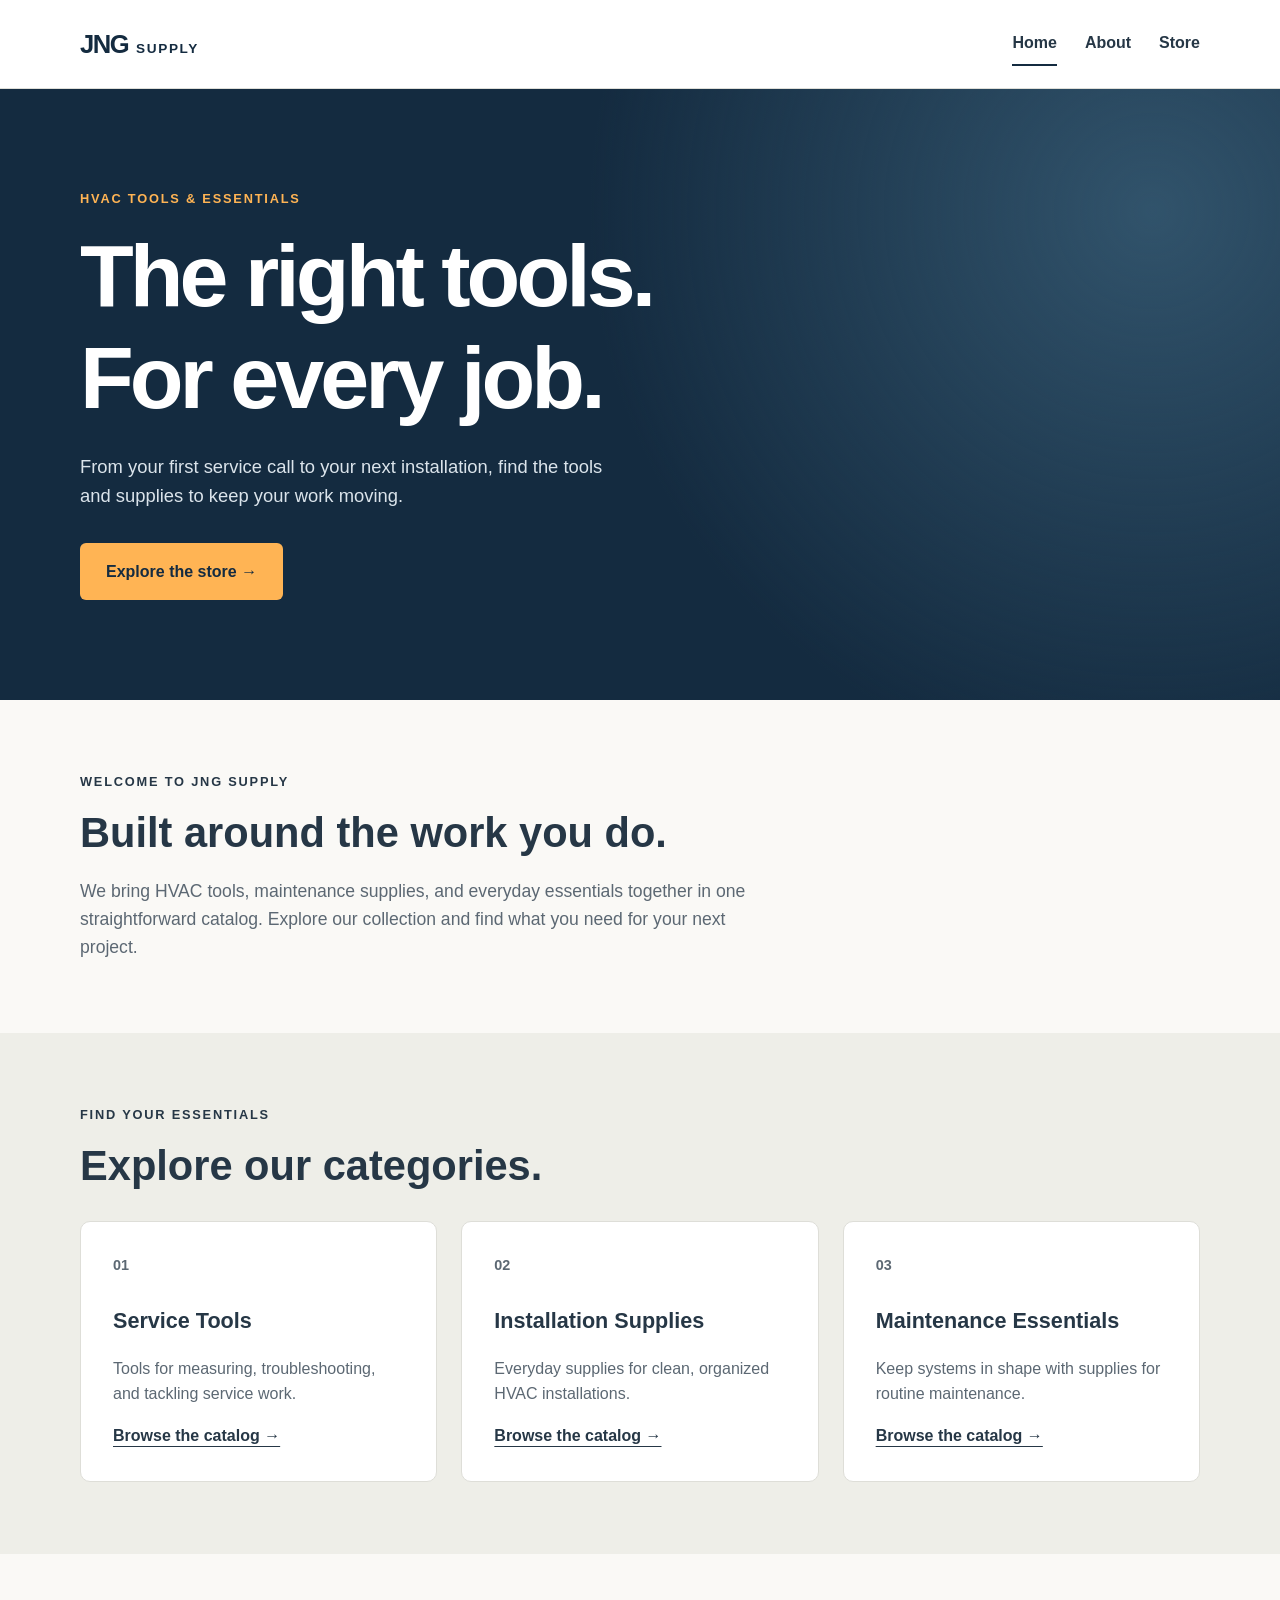
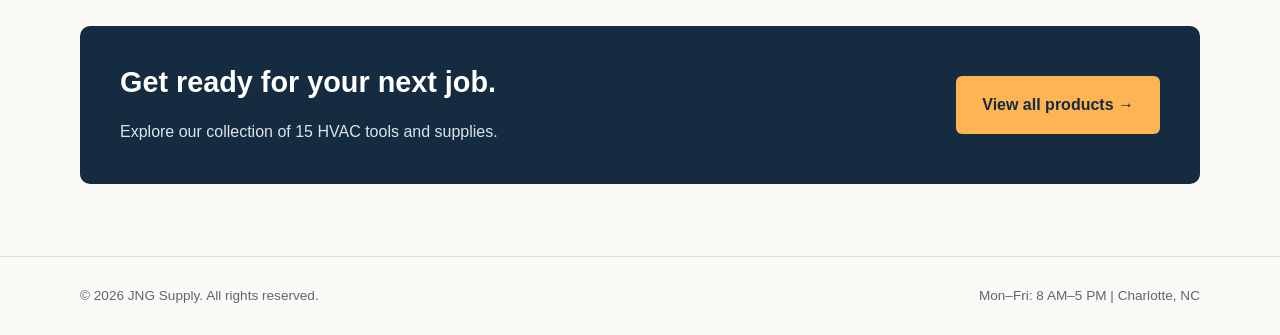
<file: index.html>
<!doctype html>
<html lang="en">
  <head>
    <meta charset="UTF-8" />
    <meta name="viewport" content="width=device-width, initial-scale=1.0" />
    <meta
      name="description"
      content="Shop HVAC tools, supplies, and essentials at JNG Supply."
    />
    <title>JNG Supply | Home</title>
    <link rel="stylesheet" href="./src/styles/main.css" />
  </head>
  <body>
    <header class="site-header">
      <nav class="navbar container" aria-label="Main navigation">
        <a class="brand" href="./index.html">JNG<span>SUPPLY</span></a>
        <div class="nav-links">
          <a href="./index.html" aria-current="page">Home</a>
          <a href="./about.html">About</a>
          <a href="./store.html">Store</a>
        </div>
      </nav>
    </header>

    <main>
      <section class="hero">
        <div class="container">
          <p class="eyebrow">HVAC tools & essentials</p>
          <h1>The right tools.<br />For every job.</h1>
          <p class="hero-description">
            From your first service call to your next installation, find the
            tools and supplies to keep your work moving.
          </p>
          <a class="button" href="./store.html">Explore the store &rarr;</a>
        </div>
      </section>

      <section class="section container">
        <p class="eyebrow">Welcome to JNG Supply</p>
        <h2>Built around the work you do.</h2>
        <p class="section-description">
          We bring HVAC tools, maintenance supplies, and everyday essentials
          together in one straightforward catalog. Explore our collection and
          find what you need for your next project.
        </p>
      </section>

      <section class="section categories-section">
        <div class="container">
          <p class="eyebrow">Find your essentials</p>
          <h2>Explore our categories.</h2>

          <div class="category-grid">
            <article class="category-card">
              <span class="category-number">01</span>
              <h3>Service Tools</h3>
              <p>
                Tools for measuring, troubleshooting, and tackling service work.
              </p>
              <a href="./store.html">Browse the catalog &rarr;</a>
            </article>

            <article class="category-card">
              <span class="category-number">02</span>
              <h3>Installation Supplies</h3>
              <p>Everyday supplies for clean, organized HVAC installations.</p>
              <a href="./store.html">Browse the catalog &rarr;</a>
            </article>

            <article class="category-card">
              <span class="category-number">03</span>
              <h3>Maintenance Essentials</h3>
              <p>
                Keep systems in shape with supplies for routine maintenance.
              </p>
              <a href="./store.html">Browse the catalog &rarr;</a>
            </article>
          </div>
        </div>
      </section>

      <section class="section container">
        <div class="callout">
          <div>
            <h2>Get ready for your next job.</h2>
            <p>Explore our collection of 15 HVAC tools and supplies.</p>
          </div>
          <a class="button" href="./store.html">View all products &rarr;</a>
        </div>
      </section>
    </main>

    <footer class="site-footer">
      <div class="container footer-content">
        <p>&copy; 2026 JNG Supply. All rights reserved.</p>
        <p>Mon–Fri: 8 AM–5 PM | Charlotte, NC</p>
      </div>
    </footer>
  </body>
</html>
</file>
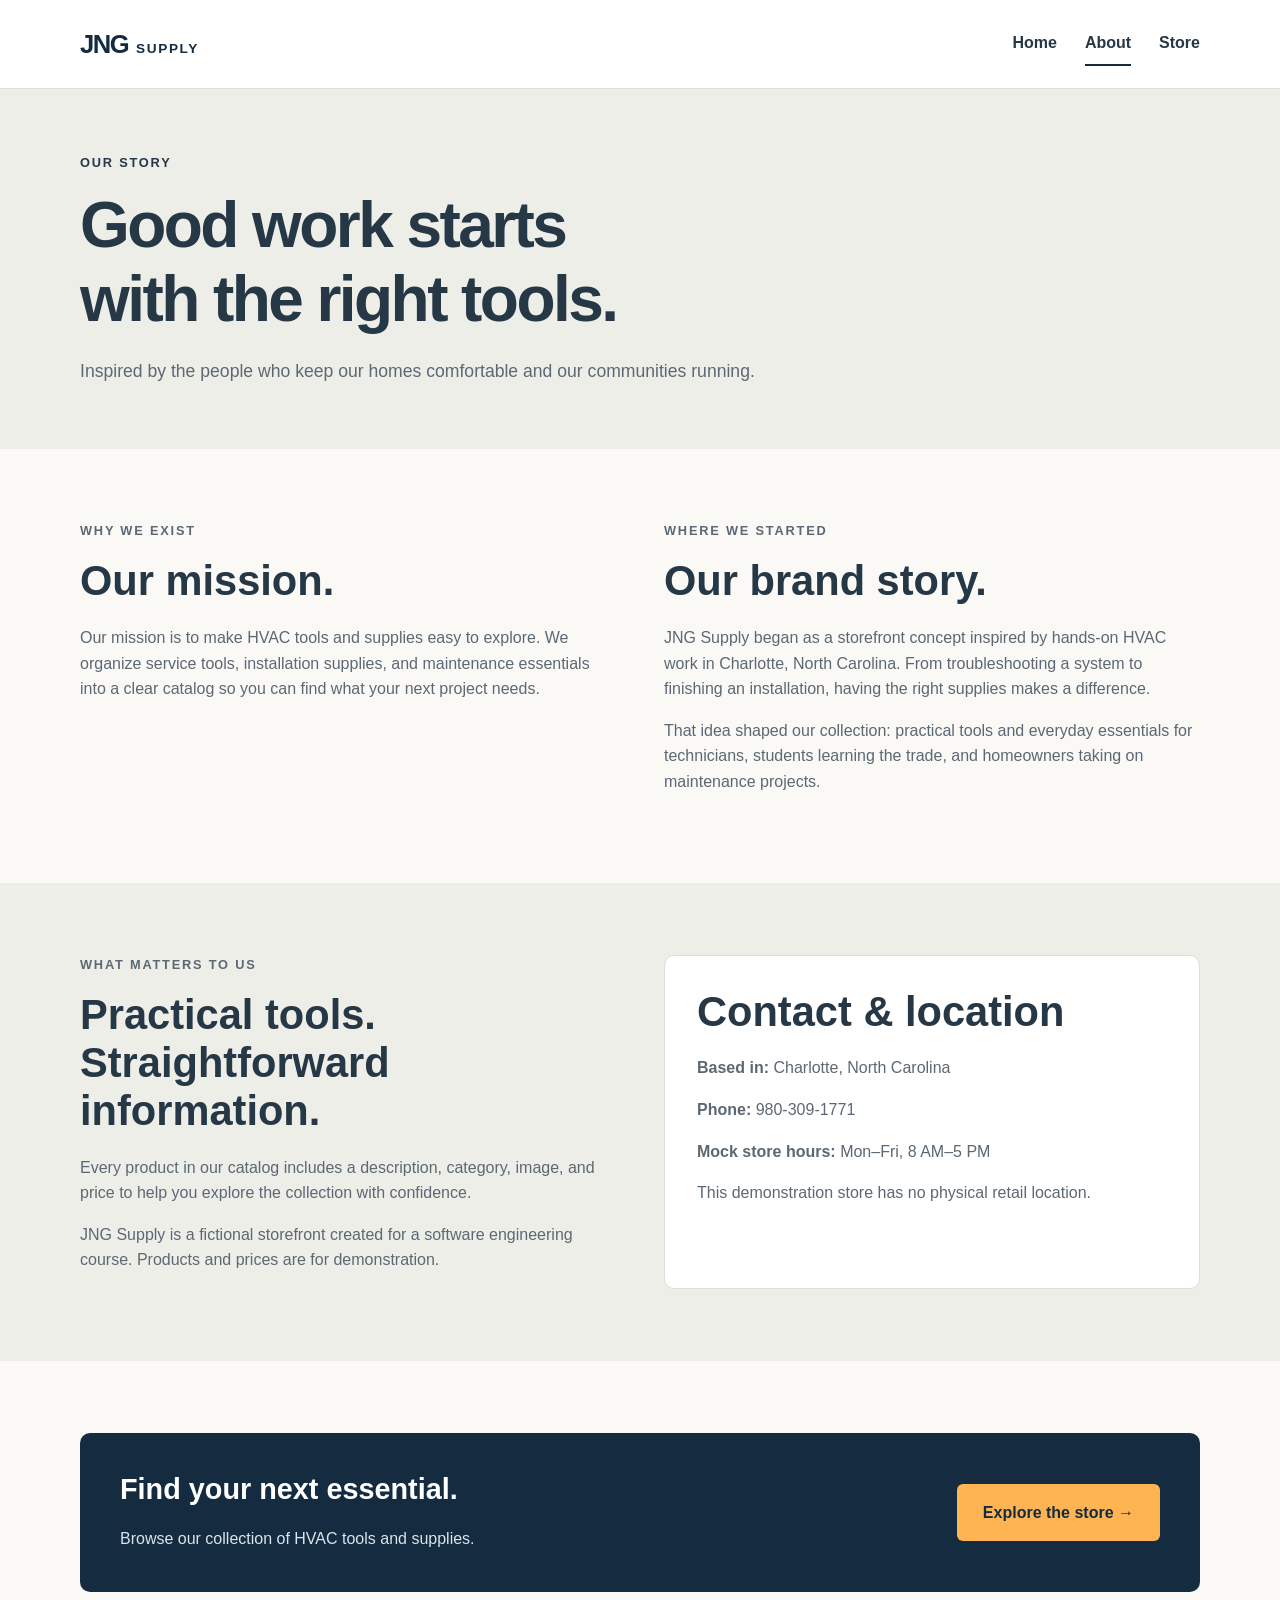
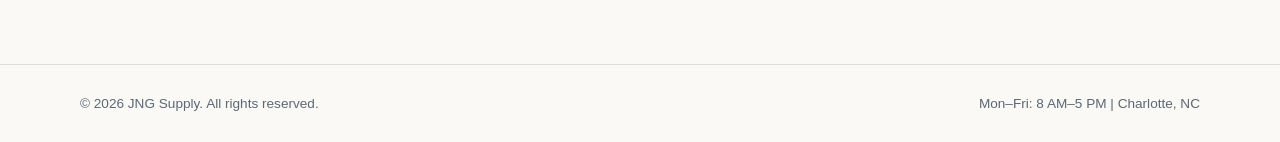
<file: about.html>
<!doctype html>
<html lang="en">
  <head>
    <meta charset="UTF-8" />
    <meta name="viewport" content="width=device-width, initial-scale=1.0" />
    <meta
      name="description"
      content="Learn about JNG Supply, our mission, and our Charlotte roots."
    />
    <title>JNG Supply | About</title>
    <link rel="stylesheet" href="./src/styles/main.css" />
  </head>
  <body>
    <header class="site-header">
      <nav class="navbar container" aria-label="Main navigation">
        <a class="brand" href="./index.html">JNG<span>SUPPLY</span></a>
        <div class="nav-links">
          <a href="./index.html">Home</a>
          <a href="./about.html" aria-current="page">About</a>
          <a href="./store.html">Store</a>
        </div>
      </nav>
    </header>

    <main>
      <section class="page-heading">
        <div class="container">
          <p class="eyebrow">Our story</p>
          <h1>Good work starts<br />with the right tools.</h1>
          <p class="section-description">
            Inspired by the people who keep our homes comfortable and our
            communities running.
          </p>
        </div>
      </section>

      <section class="section container">
        <div class="about-grid">
          <article>
            <p class="eyebrow">Why we exist</p>
            <h2>Our mission.</h2>
            <p>
              Our mission is to make HVAC tools and supplies easy to explore. We
              organize service tools, installation supplies, and maintenance
              essentials into a clear catalog so you can find what your next
              project needs.
            </p>
          </article>

          <article>
            <p class="eyebrow">Where we started</p>
            <h2>Our brand story.</h2>
            <p>
              JNG Supply began as a storefront concept inspired by hands-on HVAC
              work in Charlotte, North Carolina. From troubleshooting a system
              to finishing an installation, having the right supplies makes a
              difference.
            </p>
            <p>
              That idea shaped our collection: practical tools and everyday
              essentials for technicians, students learning the trade, and
              homeowners taking on maintenance projects.
            </p>
          </article>
        </div>
      </section>

      <section class="section categories-section">
        <div class="container about-grid">
          <article>
            <p class="eyebrow">What matters to us</p>
            <h2>Practical tools.<br />Straightforward information.</h2>
            <p>
              Every product in our catalog includes a description, category,
              image, and price to help you explore the collection with
              confidence.
            </p>
            <p>
              JNG Supply is a fictional storefront created for a software
              engineering course. Products and prices are for demonstration.
            </p>
          </article>

          <section class="contact-card" aria-labelledby="contact-heading">
            <h2 id="contact-heading">Contact & location</h2>
            <address>
              <p><strong>Based in:</strong> Charlotte, North Carolina</p>
              <p><strong>Phone:</strong> 980-309-1771</p>
            </address>
            <p><strong>Mock store hours:</strong> Mon–Fri, 8 AM–5 PM</p>
            <p>This demonstration store has no physical retail location.</p>
          </section>
        </div>
      </section>

      <section class="section container">
        <div class="callout">
          <div>
            <h2>Find your next essential.</h2>
            <p>Browse our collection of HVAC tools and supplies.</p>
          </div>
          <a class="button" href="./store.html">Explore the store &rarr;</a>
        </div>
      </section>
    </main>

    <footer class="site-footer">
      <div class="container footer-content">
        <p>&copy; 2026 JNG Supply. All rights reserved.</p>
        <p>Mon–Fri: 8 AM–5 PM | Charlotte, NC</p>
      </div>
    </footer>
  </body>
</html>
</file>
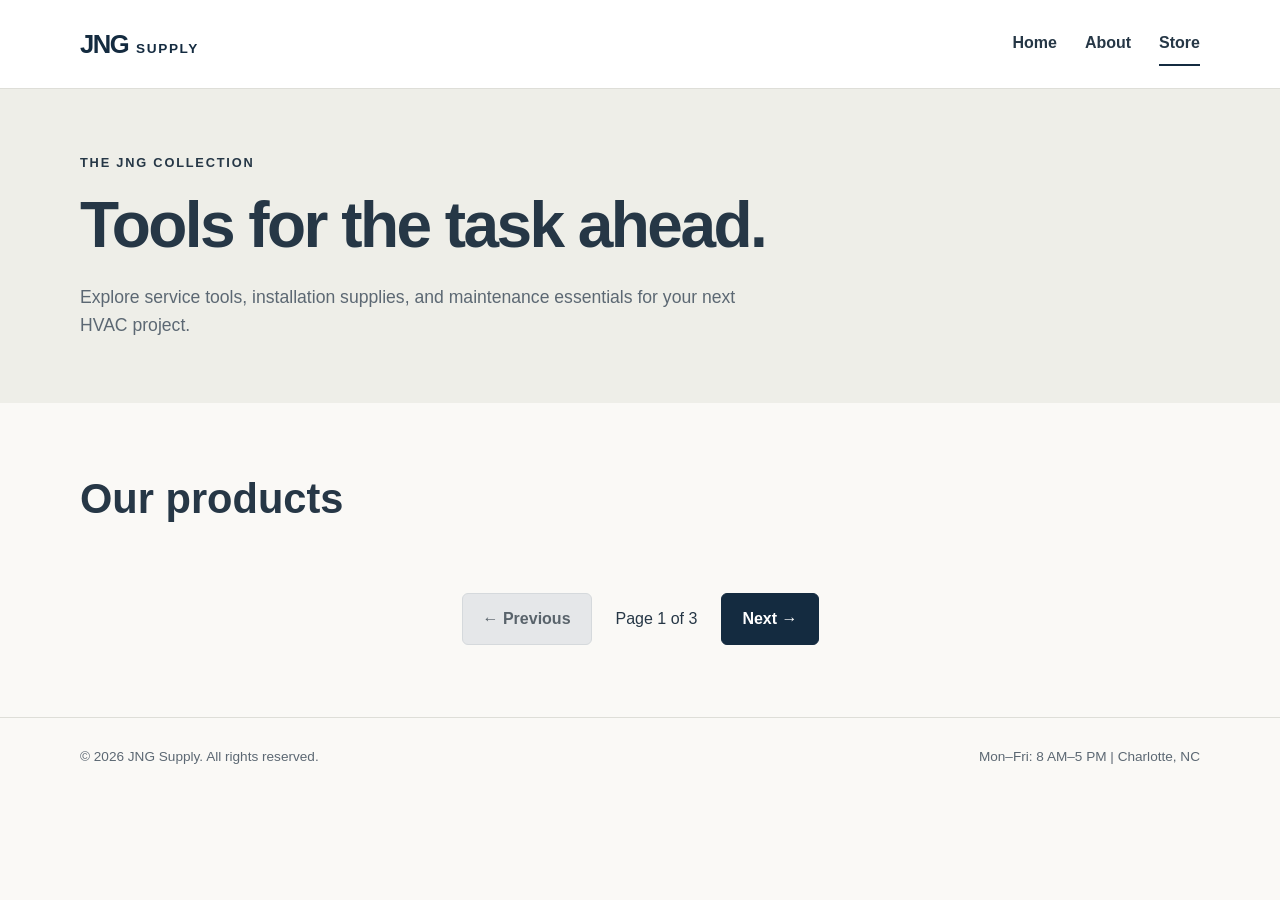
<file: store.html>
<!doctype html>
<html lang="en">
  <head>
    <meta charset="UTF-8" />
    <meta name="viewport" content="width=device-width, initial-scale=1.0" />
    <meta
      name="description"
      content="Explore HVAC service tools, installation supplies, and maintenance essentials."
    />
    <title>JNG Supply | Store</title>
    <link rel="stylesheet" href="./src/styles/main.css" />
    <script type="module" src="./src/main.js"></script>
  </head>
  <body>
    <header class="site-header">
      <nav class="navbar container" aria-label="Main navigation">
        <a class="brand" href="./index.html">JNG<span>SUPPLY</span></a>
        <div class="nav-links">
          <a href="./index.html">Home</a>
          <a href="./about.html">About</a>
          <a href="./store.html" aria-current="page">Store</a>
        </div>
      </nav>
    </header>

    <main>
      <section class="page-heading">
        <div class="container">
          <p class="eyebrow">The JNG collection</p>
          <h1>Tools for the task ahead.</h1>
          <p class="section-description">
            Explore service tools, installation supplies, and maintenance
            essentials for your next HVAC project.
          </p>
        </div>
      </section>

      <section class="section container" aria-labelledby="catalog-title">
        <div class="catalog-heading">
          <h2 id="catalog-title">Our products</h2>
          <p id="product-count"></p>
        </div>

        <div id="product-grid" class="product-grid"></div>

        <nav class="pagination" aria-label="Product pagination">
          <button
            id="previous-button"
            type="button"
            aria-controls="product-grid"
            disabled
          >
            &larr; Previous
          </button>

          <p id="page-indicator" role="status" aria-live="polite">
            Page 1 of 3
          </p>

          <button id="next-button" type="button" aria-controls="product-grid">
            Next &rarr;
          </button>
        </nav>

        <noscript>
          <p>Please enable JavaScript to view the product catalog.</p>
        </noscript>
      </section>
    </main>

    <footer class="site-footer">
      <div class="container footer-content">
        <p>&copy; 2026 JNG Supply. All rights reserved.</p>
        <p>Mon–Fri: 8 AM–5 PM | Charlotte, NC</p>
      </div>
    </footer>
  </body>
</html>
</file>
<file: src/styles/main.css>
/* Shared colors and defaults */
:root {
  --navy: #142b40;
  --orange: #ffb454;
  --background: #faf9f6;
  --text: #263746;
  --muted: #5c6873;
  --border: #deded8;
}

* {
  box-sizing: border-box;
}

body {
  margin: 0;
  font-family: Arial, Helvetica, sans-serif;
  line-height: 1.6;
  color: var(--text);
  background: var(--background);
}

a {
  color: inherit;
}

button,
a {
  -webkit-tap-highlight-color: transparent;
}

a:focus-visible,
button:focus-visible {
  outline: 3px solid #007c91;
  outline-offset: 5px;
}

img {
  display: block;
  max-width: 100%;
}

h1,
h2,
h3,
p {
  margin-top: 0;
}

h1,
h2,
h3 {
  line-height: 1.15;
}

h2 {
  margin-bottom: 20px;
  font-size: clamp(1.8rem, 4vw, 2.6rem);
}

.container {
  width: min(1120px, 90%);
  margin-inline: auto;
}

.section {
  padding-block: 72px;
}

.eyebrow {
  margin-bottom: 16px;
  font-size: 0.8rem;
  font-weight: 700;
  letter-spacing: 0.14em;
  text-transform: uppercase;
}

.section-description {
  max-width: 680px;
  margin-bottom: 0;
  color: var(--muted);
  font-size: 1.1rem;
}

/* Header and navigation */
.site-header {
  background: white;
  border-bottom: 1px solid var(--border);
}

.navbar {
  display: flex;
  align-items: center;
  justify-content: space-between;
  gap: 24px;
  min-height: 88px;
}

.brand {
  color: var(--navy);
  font-size: 1.6rem;
  font-weight: 900;
  letter-spacing: -0.06em;
  text-decoration: none;
}

.brand span {
  margin-left: 8px;
  font-size: 0.85rem;
  letter-spacing: 0.12em;
}

.nav-links {
  display: flex;
  gap: 28px;
}

.nav-links a {
  padding-block: 8px;
  border-bottom: 2px solid transparent;
  font-weight: 700;
  text-decoration: none;
}

.nav-links a:hover,
.nav-links a[aria-current='page'] {
  border-bottom-color: var(--navy);
}

/* Home page */
.hero {
  padding-block: 100px;
  color: white;
  background:
    radial-gradient(circle at 90% 20%, #31536b 0%, transparent 45%), var(--navy);
}

.hero .eyebrow {
  color: var(--orange);
}

.hero h1 {
  margin-bottom: 24px;
  font-size: clamp(3rem, 7vw, 5.5rem);
  letter-spacing: -0.045em;
}

.hero-description {
  max-width: 530px;
  margin-bottom: 32px;
  color: #dbe4eb;
  font-size: 1.15rem;
}

.button {
  display: inline-flex;
  align-items: center;
  justify-content: center;
  padding: 14px 24px;
  border: 2px solid transparent;
  border-radius: 6px;
  color: var(--navy);
  background: var(--orange);
  font-weight: 700;
  text-decoration: none;
  transition:
    background-color 0.2s,
    transform 0.2s;
}

.button:hover {
  background: #ffc77e;
  transform: translateY(-2px);
}

.categories-section {
  background: #eeeee8;
}

.category-grid {
  display: grid;
  grid-template-columns: repeat(3, minmax(0, 1fr));
  gap: 24px;
  margin-top: 32px;
}

.category-card {
  padding: 32px;
  border: 1px solid var(--border);
  border-radius: 10px;
  background: white;
}

.category-number {
  display: block;
  margin-bottom: 32px;
  color: var(--muted);
  font-size: 0.9rem;
  font-weight: 700;
}

.category-card h3 {
  font-size: 1.35rem;
}

.category-card p {
  color: var(--muted);
}

.category-card a {
  font-weight: 700;
  text-underline-offset: 5px;
}

.category-card a:hover {
  color: #925000;
}

.callout {
  display: flex;
  align-items: center;
  justify-content: space-between;
  gap: 32px;
  padding: 40px;
  border-radius: 10px;
  color: white;
  background: var(--navy);
}

.callout h2 {
  font-size: 1.8rem;
}

.callout p {
  margin-bottom: 0;
  color: #dbe4eb;
}

.callout .button {
  flex-shrink: 0;
}

/* About page */
.page-heading {
  padding-block: 64px;
  background: #eeeee8;
}

.page-heading h1 {
  margin-bottom: 20px;
  font-size: clamp(2.5rem, 6vw, 4rem);
  letter-spacing: -0.04em;
}

.about-grid {
  display: grid;
  grid-template-columns: repeat(2, minmax(0, 1fr));
  gap: 48px;
}

.about-grid p {
  color: var(--muted);
}

.contact-card {
  padding: 32px;
  border: 1px solid var(--border);
  border-radius: 10px;
  background: white;
}

.contact-card address {
  font-style: normal;
}

/* Store page */
.catalog-heading {
  display: flex;
  align-items: baseline;
  justify-content: space-between;
  gap: 20px;
  margin-bottom: 24px;
}

.catalog-heading h2 {
  margin-bottom: 0;
}

.product-grid {
  display: grid;
  grid-template-columns: repeat(3, minmax(0, 1fr));
  gap: 24px;
}

.product-card {
  overflow: hidden;
  border: 1px solid var(--border);
  border-radius: 10px;
  background: white;
}

.product-card img {
  width: 100%;
  aspect-ratio: 4 / 3;
  object-fit: contain;
  padding: 20px;
  background: #f0f1ee;
}

.product-details {
  padding: 24px;
}

.category-badge {
  display: inline-block;
  margin-bottom: 16px;
  padding: 4px 10px;
  border-radius: 20px;
  color: var(--navy);
  background: #e7eef2;
  font-size: 0.75rem;
  font-weight: 700;
}

.product-card h3 {
  margin-bottom: 12px;
  font-size: 1.2rem;
}

.product-price {
  margin-bottom: 12px;
  color: var(--navy);
  font-size: 1.25rem;
  font-weight: 700;
}

.product-description {
  margin-bottom: 0;
  color: var(--muted);
}

.pagination {
  display: flex;
  align-items: center;
  justify-content: center;
  gap: 24px;
  margin-top: 40px;
}

.pagination button {
  padding: 12px 20px;
  border: 1px solid var(--navy);
  border-radius: 6px;
  color: white;
  background: var(--navy);
  font: inherit;
  font-weight: 700;
  cursor: pointer;
}

.pagination button:hover:not(:disabled) {
  background: #31536b;
}

.pagination button:disabled {
  border-color: #d5d9dc;
  color: #59636b;
  background: #e5e7e9;
  cursor: not-allowed;
}

.pagination p {
  margin-bottom: 0;
}

/* Footer */
.site-footer {
  padding-block: 28px;
  border-top: 1px solid var(--border);
}

.footer-content {
  display: flex;
  justify-content: space-between;
  gap: 20px;
  color: var(--muted);
  font-size: 0.85rem;
}

.footer-content p {
  margin-bottom: 0;
}

/* Tablet */
@media (max-width: 900px) {
  .category-grid,
  .product-grid {
    grid-template-columns: repeat(2, minmax(0, 1fr));
  }

  .callout {
    align-items: flex-start;
    flex-direction: column;
  }
}

/* Mobile */
@media (max-width: 600px) {
  .navbar {
    flex-direction: column;
    justify-content: center;
    gap: 8px;
    padding-block: 18px;
  }

  .nav-links {
    gap: 24px;
  }

  .hero {
    padding-block: 64px;
  }

  .section {
    padding-block: 48px;
  }

  .category-grid,
  .product-grid,
  .about-grid {
    grid-template-columns: 1fr;
  }

  .callout {
    padding: 28px;
  }

  .catalog-heading,
  .footer-content {
    flex-direction: column;
    gap: 12px;
  }

  .pagination {
    gap: 12px;
  }

  .pagination button {
    padding: 10px 14px;
  }

  .pagination p {
    font-size: 0.9rem;
  }
}
</file>
